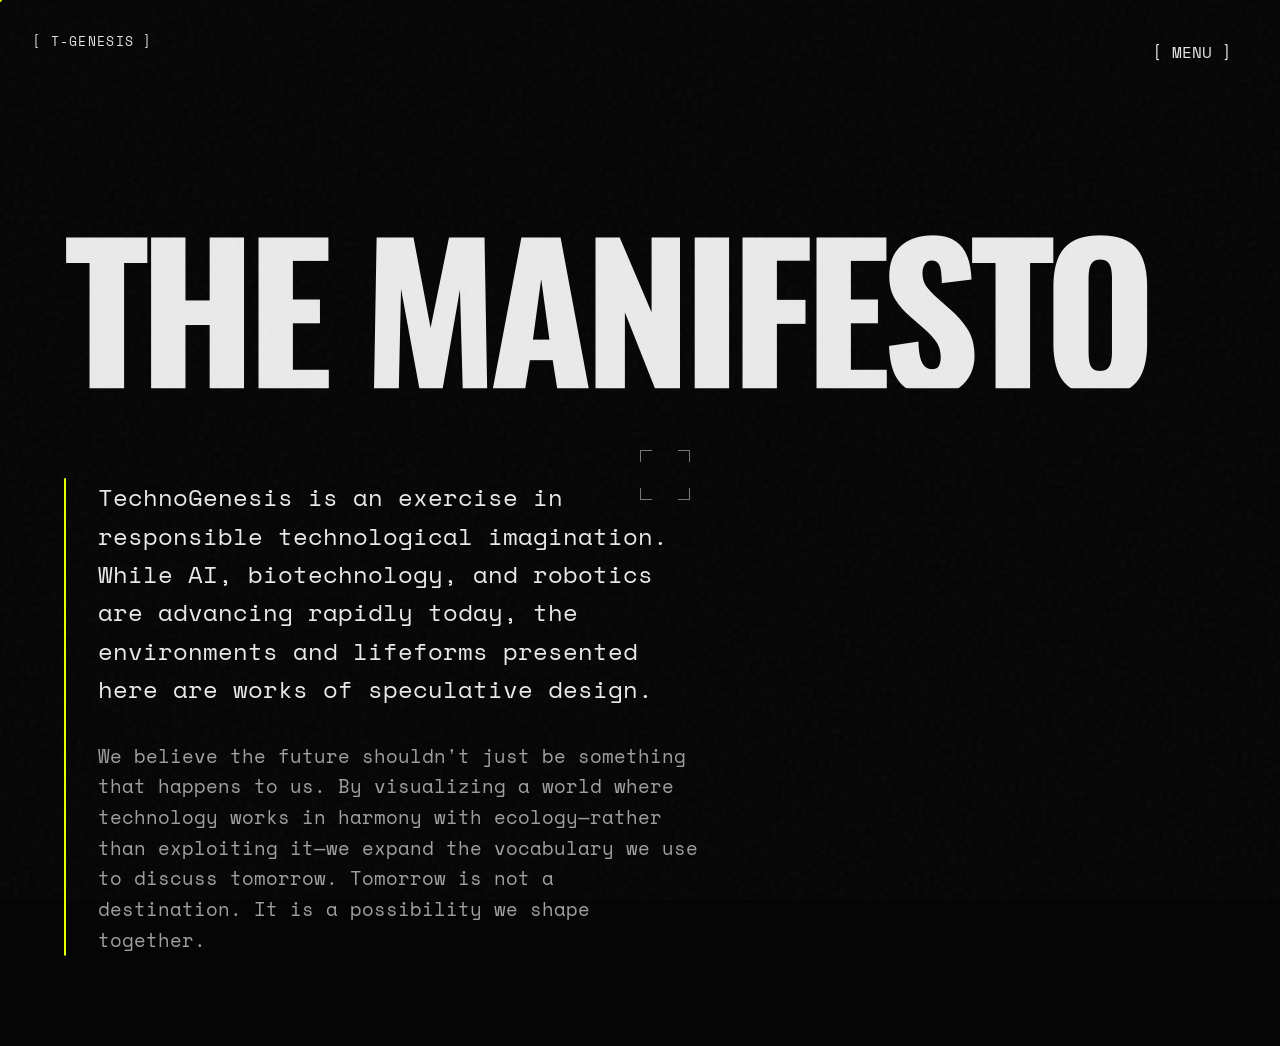
<file: about.html>
<!DOCTYPE html>
<html lang="en">
<head>
  <meta charset="UTF-8">
  <title>About | TechnoGenesis</title>
  <link rel="stylesheet" href="style.css">
  <script src="script.js" defer></script>
</head>
<body>
  <div class="page-transition"></div>
  <div class="noise"></div>

  <div class="hud-element hud-top-left"><a href="index.html" style="text-decoration:none; color:inherit;">[ T-GENESIS ]</a></div>
  <div class="hud-element hud-top-right"><button class="menu-btn">[ MENU ]</button></div>
  <div class="menu-overlay">
    <a href="index.html" class="menu-link scramble" data-value="00. HOME">00. HOME</a>
    <a href="explore.html" class="menu-link scramble" data-value="01. EXPLORE">01. EXPLORE</a>
    <a href="lifeforms.html" class="menu-link scramble" data-value="02. ARCHIVE">02. ARCHIVE</a>
    <a href="civilisations.html" class="menu-link scramble" data-value="03. HABITATS">03. HABITATS</a>
    <a href="timeline.html" class="menu-link scramble" data-value="04. TIMELINE">04. TIMELINE</a>
    <a href="human-question.html" class="menu-link scramble" data-value="05. QUERY">05. QUERY</a>
  </div>

  <section class="section" style="padding-top: 25vh;">
    <h1 class="massive-text reveal-text">THE MANIFESTO</h1>
    
    <div class="flex-split reveal-text" style="margin-top: 10vh;">
      <div style="width: 100%; max-width: 800px; border-left: 2px solid var(--accent); padding-left: 2rem;">
        <p style="font-size: 1.5rem; color: var(--fg); margin-bottom: 2rem;">
          TechnoGenesis is an exercise in responsible technological imagination. While AI, biotechnology, and robotics are advancing rapidly today, the environments and lifeforms presented here are works of speculative design.
        </p>
        <p>
          We believe the future shouldn't just be something that happens to us. By visualizing a world where technology works in harmony with ecology—rather than exploiting it—we expand the vocabulary we use to discuss tomorrow. Tomorrow is not a destination. It is a possibility we shape together.
        </p>
      </div>
    </div>
  </section>
</body>
</html>
</file>
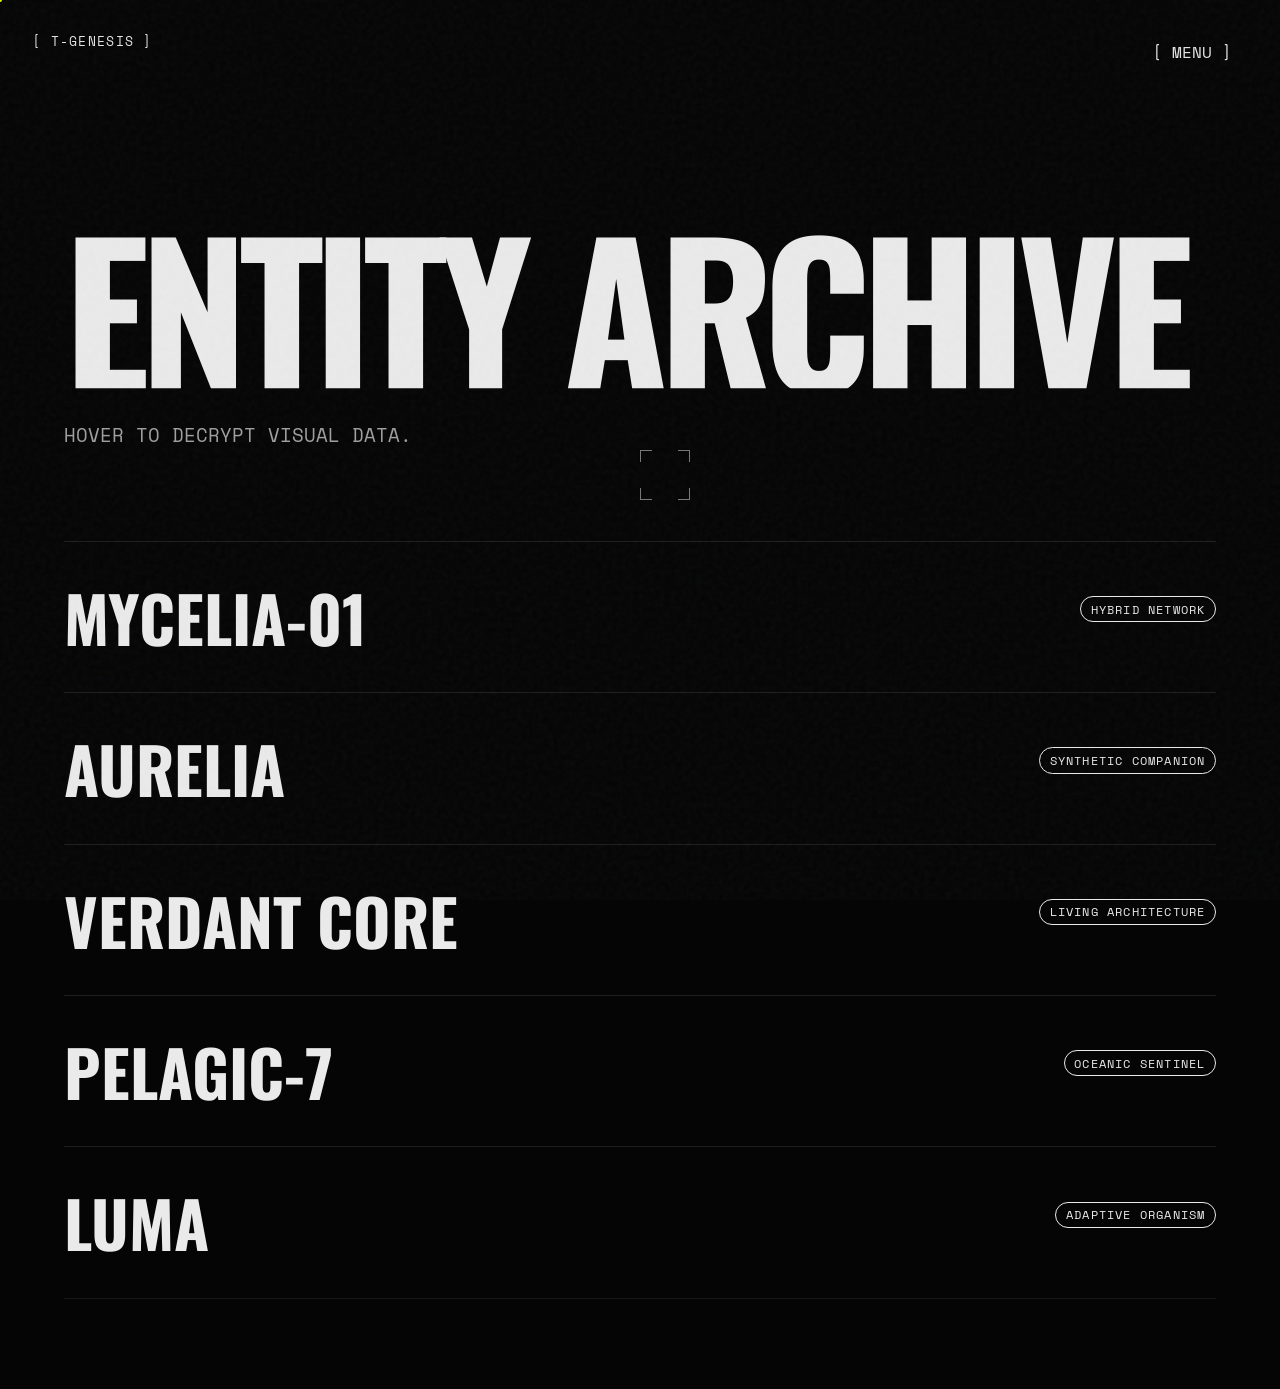
<file: lifeforms.html>
<!DOCTYPE html>
<html lang="en">
<head>
  <meta charset="UTF-8">
  <title>Archive | TechnoGenesis</title>
  <link rel="stylesheet" href="style.css">
  <script src="script.js" defer></script>
</head>
<body>
  <div class="page-transition"></div>
  <div class="noise"></div>

  <div class="hud-element hud-top-left"><a href="index.html" style="text-decoration:none; color:inherit;">[ T-GENESIS ]</a></div>
  <div class="hud-element hud-top-right"><button class="menu-btn">[ MENU ]</button></div>
  <div class="menu-overlay">
    <a href="index.html" class="menu-link scramble" data-value="00. HOME">00. HOME</a>
    <a href="explore.html" class="menu-link scramble" data-value="01. EXPLORE">01. EXPLORE</a>
    <a href="lifeforms.html" class="menu-link scramble" data-value="02. ARCHIVE">02. ARCHIVE</a>
    <a href="civilisations.html" class="menu-link scramble" data-value="03. HABITATS">03. HABITATS</a>
    <a href="timeline.html" class="menu-link scramble" data-value="04. TIMELINE">04. TIMELINE</a>
    <a href="human-question.html" class="menu-link scramble" data-value="05. QUERY">05. QUERY</a>
  </div>

  <section class="section" style="padding-top: 25vh;">
    <h1 class="massive-text reveal-text">ENTITY ARCHIVE</h1>
    <p class="reveal-text" style="margin-top: 2rem;">HOVER TO DECRYPT VISUAL DATA.</p>

    <div class="archive-list reveal-text">
      <!-- Hovering these rows attaches the image to the cursor via JS -->
      <a href="#" class="archive-row" data-img="https://images.unsplash.com/photo-1518531933037-91b2f5f229cc?auto=format&fit=crop&w=800&q=80">
        <h2>MYCELIA-01</h2><span class="mono-tag">HYBRID NETWORK</span>
      </a>
      <a href="#" class="archive-row" data-img="https://images.unsplash.com/photo-1485827404703-89b55fcc595e?auto=format&fit=crop&w=800&q=80">
        <h2>AURELIA</h2><span class="mono-tag">SYNTHETIC COMPANION</span>
      </a>
      <a href="#" class="archive-row" data-img="https://images.unsplash.com/photo-1614729939124-032f0b56c9ce?auto=format&fit=crop&w=800&q=80">
        <h2>VERDANT CORE</h2><span class="mono-tag">LIVING ARCHITECTURE</span>
      </a>
      <a href="#" class="archive-row" data-img="https://images.unsplash.com/photo-1682687982501-1e58b814714c?auto=format&fit=crop&w=800&q=80">
        <h2>PELAGIC-7</h2><span class="mono-tag">OCEANIC SENTINEL</span>
      </a>
      <a href="#" class="archive-row" data-img="https://images.unsplash.com/photo-1557672172-298e090bd0f1?auto=format&fit=crop&w=800&q=80">
        <h2>LUMA</h2><span class="mono-tag">ADAPTIVE ORGANISM</span>
      </a>
    </div>
  </section>
</body>
</html>
</file>
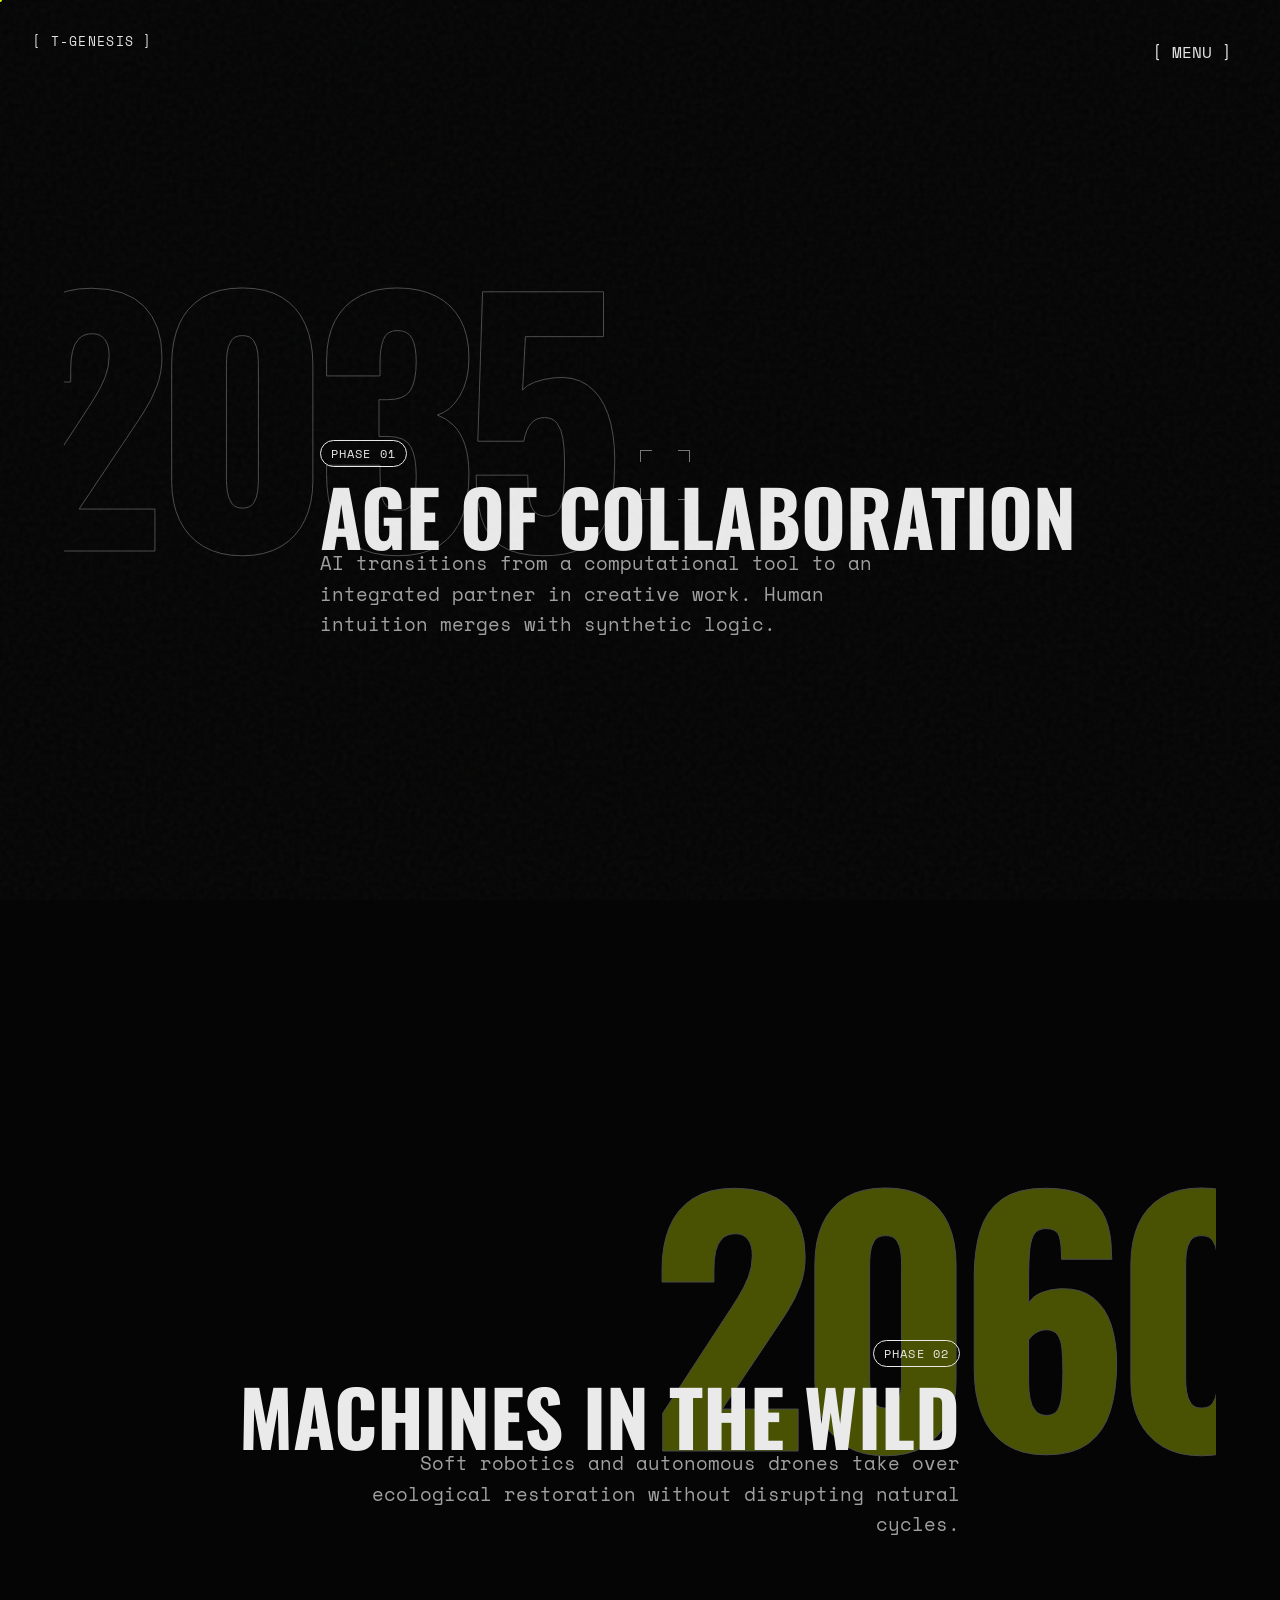
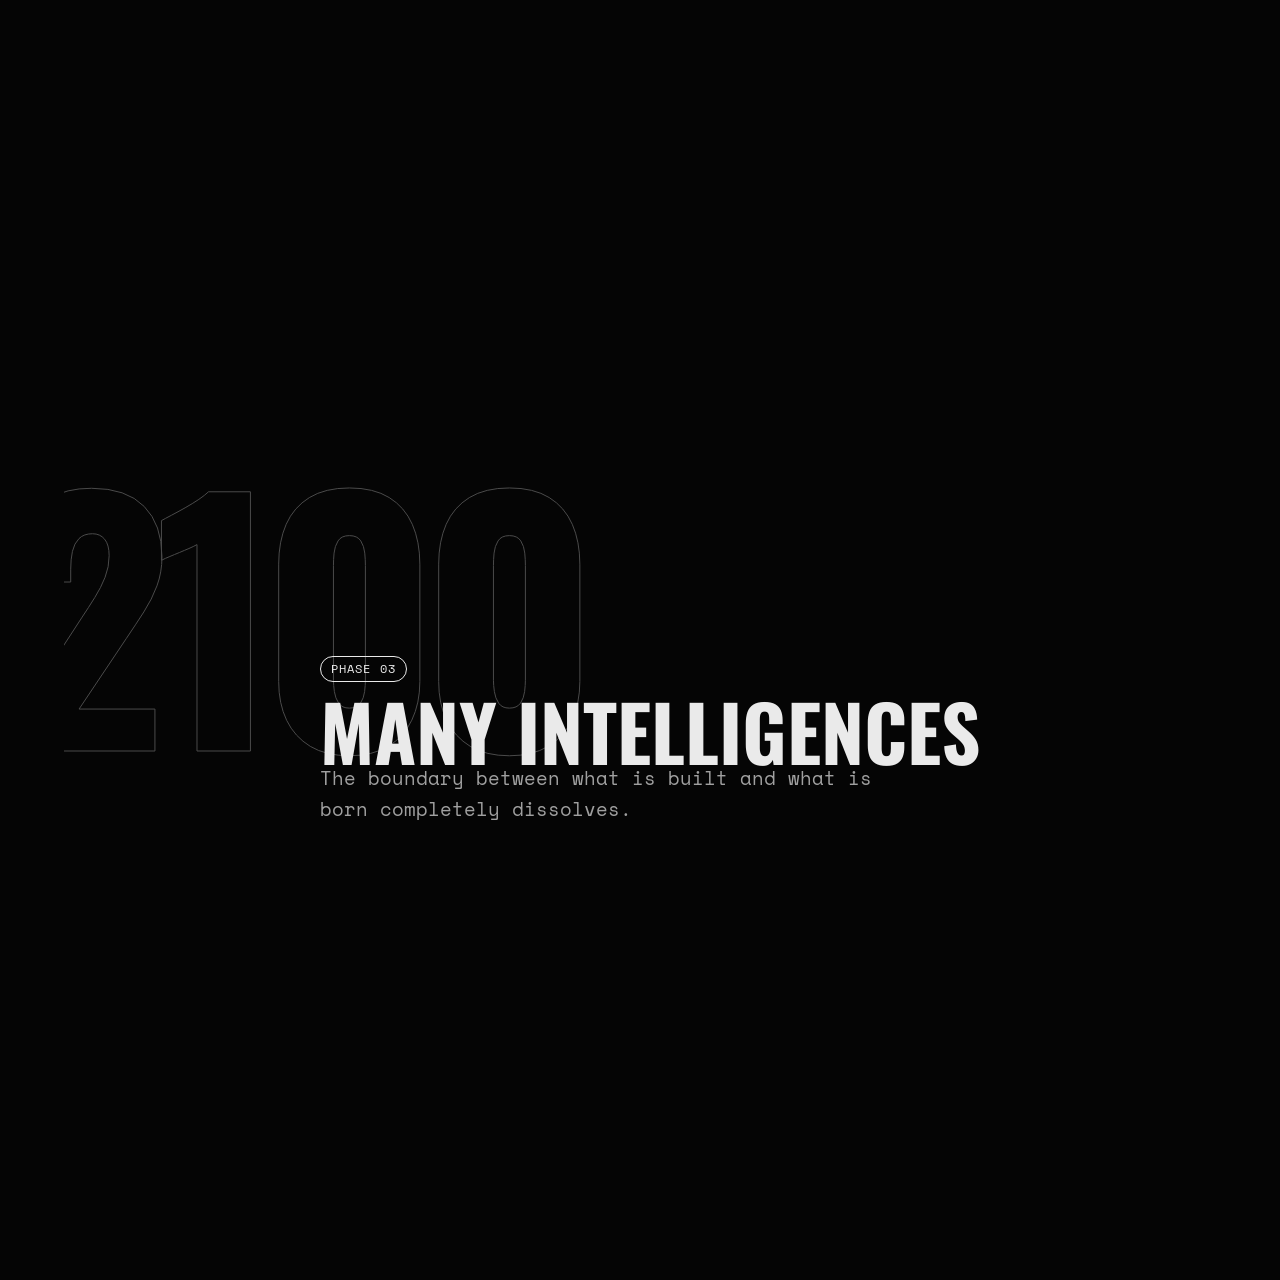
<file: timeline.html>
<!DOCTYPE html>
<html lang="en">
<head>
  <meta charset="UTF-8">
  <title>Timeline | TechnoGenesis</title>
  <link rel="stylesheet" href="style.css">
  <script src="script.js" defer></script>
</head>
<body>
  <div class="page-transition"></div>
  <div class="noise"></div>

  <div class="hud-element hud-top-left"><a href="index.html" style="text-decoration:none; color:inherit;">[ T-GENESIS ]</a></div>
  <div class="hud-element hud-top-right"><button class="menu-btn">[ MENU ]</button></div>
  <div class="menu-overlay">
    <a href="index.html" class="menu-link scramble" data-value="00. HOME">00. HOME</a>
    <a href="explore.html" class="menu-link scramble" data-value="01. EXPLORE">01. EXPLORE</a>
    <a href="lifeforms.html" class="menu-link scramble" data-value="02. ARCHIVE">02. ARCHIVE</a>
    <a href="civilisations.html" class="menu-link scramble" data-value="03. HABITATS">03. HABITATS</a>
    <a href="timeline.html" class="menu-link scramble" data-value="04. TIMELINE">04. TIMELINE</a>
    <a href="human-question.html" class="menu-link scramble" data-value="05. QUERY">05. QUERY</a>
  </div>

  <div style="padding: 10vh 5vw;">
    <section style="min-height: 100vh; display: flex; align-items: center; position: relative;" class="reveal-text">
      <h1 class="massive-text outline-text" style="position:absolute; top: 20%; left: -5%; opacity: 0.3; font-size: 25vw; z-index:-1;">2035</h1>
      <div style="margin-left: 20vw;">
        <span class="mono-tag">PHASE 01</span>
        <h2 style="font-size: clamp(3rem, 6vw, 8rem);">AGE OF COLLABORATION</h2>
        <p>AI transitions from a computational tool to an integrated partner in creative work. Human intuition merges with synthetic logic.</p>
      </div>
    </section>

    <section style="min-height: 100vh; display: flex; align-items: center; position: relative;" class="reveal-text">
      <h1 class="massive-text outline-text" style="position:absolute; top: 20%; right: -5%; opacity: 0.3; font-size: 25vw; z-index:-1; color:var(--accent);">2060</h1>
      <div style="margin-right: 20vw; text-align: right; width: 100%;">
        <span class="mono-tag">PHASE 02</span>
        <h2 style="font-size: clamp(3rem, 6vw, 8rem);">MACHINES IN THE WILD</h2>
        <p style="margin-left: auto;">Soft robotics and autonomous drones take over ecological restoration without disrupting natural cycles.</p>
      </div>
    </section>
    
    <section style="min-height: 100vh; display: flex; align-items: center; position: relative;" class="reveal-text">
      <h1 class="massive-text outline-text" style="position:absolute; top: 20%; left: -5%; opacity: 0.3; font-size: 25vw; z-index:-1;">2100</h1>
      <div style="margin-left: 20vw;">
        <span class="mono-tag">PHASE 03</span>
        <h2 style="font-size: clamp(3rem, 6vw, 8rem);">MANY INTELLIGENCES</h2>
        <p>The boundary between what is built and what is born completely dissolves.</p>
      </div>
    </section>
  </div>
</body>
</html>
</file>
<file: style.css>
@import url('https://fonts.googleapis.com/css2?family=Oswald:wght@500;700&family=Space+Mono:ital,wght@0,400;0,700;1,400&display=swap');

:root {
  --bg: #050505;
  --fg: #EAEAEA;
  --accent: #E6FF00; /* Acid Yellow */
  --ease-out: cubic-bezier(0.19, 1, 0.22, 1);
  --ease-in-out: cubic-bezier(0.86, 0, 0.07, 1);
}

/* RESET & BASE */
* { margin: 0; padding: 0; box-sizing: border-box; cursor: none !important; /* Hide native cursor */ }

html { background: var(--bg); color: var(--fg); font-size: 16px; scroll-behavior: auto; }
body { font-family: 'Space Mono', monospace; overflow-x: hidden; -webkit-font-smoothing: antialiased; }
body.menu-open { overflow: hidden; }

/* NOISE OVERLAY */
.noise {
  position: fixed; top: 0; left: 0; width: 100vw; height: 100vh;
  pointer-events: none; z-index: 9999; opacity: 0.04;
  background-image: url('data:image/svg+xml;utf8,%3Csvg viewBox="0 0 200 200" xmlns="http://www.w3.org/2000/svg"%3E%3Cfilter id="noiseFilter"%3E%3CfeTurbulence type="fractalNoise" baseFrequency="0.85" numOctaves="3" stitchTiles="stitch"/%3E%3C/filter%3E%3Crect width="100%25" height="100%25" filter="url(%23noiseFilter)"/%3E%3C/svg%3E');
}

/* CUSTOM CURSOR */
/* =========================================
   CUSTOM HUD TARGETING CURSOR
   ========================================= */
* { cursor: none !important; /* Hide native cursor everywhere */ }

.cursor-dot { 
  position: fixed; top: 0; left: 0; width: 4px; height: 4px; 
  background-color: var(--accent); transform: translate(-50%, -50%); 
  border-radius: 50%; pointer-events: none; z-index: 10001; 
}

.cursor-reticle { 
  position: fixed; top: 0; left: 0; width: 50px; height: 50px; 
  transform: translate(-50%, -50%); pointer-events: none; z-index: 10000; 
  transition: width 0.4s var(--ease-out), height 0.4s var(--ease-out); 
}

.reticle-bracket {
  position: absolute; width: 12px; height: 12px; 
  border: 1.5px solid rgba(234, 234, 234, 0.5); /* Faded white */
  transition: all 0.4s var(--ease-out);
}

/* Position the 4 corners */
.bracket-tl { top: 0; left: 0; border-right: none; border-bottom: none; }
.bracket-tr { top: 0; right: 0; border-left: none; border-bottom: none; }
.bracket-bl { bottom: 0; left: 0; border-right: none; border-top: none; }
.bracket-br { bottom: 0; right: 0; border-left: none; border-top: none; }

/* HOVER STATE: Target Lock */
body.cursor-hover .cursor-reticle { 
  width: 30px; 
  height: 30px; 
}

body.cursor-hover .reticle-bracket { 
  border-color: var(--accent); /* Snaps to Acid Yellow */
  border-width: 2px;
}
/* ========================================= */

/* TYPOGRAPHY */
h1, h2, h3, .massive-text { font-family: 'Oswald', sans-serif; text-transform: uppercase; line-height: 0.85; margin: 0; }
.massive-text { font-size: clamp(4rem, 15vw, 20rem); letter-spacing: -0.05em; }
.outline-text { color: transparent; -webkit-text-stroke: 1px var(--fg); transition: color 0.5s var(--ease-out); }
.outline-text:hover { color: var(--accent); -webkit-text-stroke: 1px var(--accent); }
p { font-size: clamp(1rem, 1.5vw, 1.25rem); font-family: 'Space Mono', monospace; line-height: 1.6; max-width: 600px; color: #A0A0A0; }
.mono-tag { display: inline-block; font-size: 0.75rem; border: 1px solid var(--fg); padding: 0.3em 0.8em; border-radius: 50px; text-transform: uppercase; letter-spacing: 0.1em; margin-bottom: 1rem; }

/* SPATIAL NAVIGATION (HUD) */
.hud-element { position: fixed; z-index: 900; mix-blend-mode: difference; font-size: 0.8rem; letter-spacing: 0.1em; text-transform: uppercase; }
.hud-top-left { top: 2rem; left: 2rem; display: flex; align-items: center; gap: 1rem; }
.hud-top-left svg { width: 24px; animation: spin 10s linear infinite; fill: var(--fg); }
.hud-top-right { top: 2rem; right: 2rem; }
.hud-bottom-left { bottom: 2rem; left: 2rem; writing-mode: vertical-rl; transform: rotate(180deg); }
.hud-bottom-right { bottom: 2rem; right: 2rem; }

/* MENU OVERLAY */
.menu-btn { background: none; border: none; color: var(--fg); font-family: 'Space Mono'; font-size: 1rem; text-transform: uppercase; position: relative; overflow: hidden; padding: 0.5rem 1rem; }
.menu-btn::before { content: ''; position: absolute; top: 50%; left: 0; width: 100%; height: 1px; background: var(--accent); transform: scaleX(0); transform-origin: right; transition: transform 0.4s var(--ease-in-out); }
.menu-btn:hover::before { transform: scaleX(1); transform-origin: left; }
.menu-overlay { position: fixed; top: 0; left: 0; width: 100vw; height: 100vh; background: var(--bg); z-index: 999; display: flex; flex-direction: column; justify-content: center; padding: 5vw; clip-path: polygon(0 0, 100% 0, 100% 0, 0 0); transition: clip-path 1s var(--ease-in-out); }
.menu-overlay.active { clip-path: polygon(0 0, 100% 0, 100% 100%, 0 100%); }
.menu-link { font-family: 'Oswald', sans-serif; font-size: clamp(3rem, 8vw, 8rem); line-height: 1; text-transform: uppercase; color: transparent; -webkit-text-stroke: 1px rgba(255,255,255,0.2); transition: 0.4s var(--ease-out); text-decoration: none; transform: translateY(50px); opacity: 0; }
.menu-overlay.active .menu-link { transform: translateY(0); opacity: 1; }
.menu-link:hover { color: var(--fg); -webkit-text-stroke: 1px var(--fg); padding-left: 2vw; }

/* LAYOUT & SECTIONS */
.section { min-height: 100vh; display: flex; flex-direction: column; justify-content: center; padding: 10vh 5vw; position: relative; }
.flex-split { display: flex; justify-content: space-between; align-items: flex-end; gap: 4vw; flex-wrap: wrap; margin-top: auto; }
.img-container { overflow: hidden; position: relative; }
.img-container img { width: 100%; height: 100%; object-fit: cover; transform: scale(1.2); transition: transform 2s var(--ease-out); filter: grayscale(100%); }
.img-container:hover img { transform: scale(1); filter: grayscale(0%); }

/* REVEAL ANIMATIONS */
.reveal-text { clip-path: polygon(0 0, 100% 0, 100% 100%, 0 100%); transform: translateY(100px); opacity: 0; transition: transform 1.2s var(--ease-out), opacity 1.2s var(--ease-out); }
.reveal-text.is-visible { transform: translateY(0); opacity: 1; }

/* PAGE TRANSITION LAYER */
.page-transition { position: fixed; top: 0; left: 0; width: 100vw; height: 100vh; background: var(--fg); z-index: 99999; transform-origin: top; animation: swipeUp 1.2s var(--ease-in-out) forwards; pointer-events: none; }

/* ARCHIVE LIST (Lifeforms) */
.archive-list { border-top: 1px solid rgba(255,255,255,0.1); margin-top: 10vh; }
.archive-row { display: flex; justify-content: space-between; align-items: center; padding: 3rem 0; border-bottom: 1px solid rgba(255,255,255,0.1); position: relative; text-decoration: none; color: var(--fg); }
.archive-row h2 { font-size: clamp(2rem, 5vw, 4rem); transition: 0.4s var(--ease-out); }
.archive-row:hover h2 { color: var(--accent); transform: translateX(2vw); }
.hover-image-reveal { position: fixed; width: 400px; height: 500px; pointer-events: none; z-index: 100; opacity: 0; transform: scale(0.8) translate(-50%, -50%); transition: opacity 0.4s var(--ease-out), transform 0.6s var(--ease-out); overflow: hidden; }
.hover-image-reveal img { width: 100%; height: 100%; object-fit: cover; }

/* HORIZONTAL SCROLL SIMULATION (Civilisations) */
.horizontal-scroll-wrapper { display: flex; overflow-x: auto; overflow-y: hidden; height: 100vh; scroll-snap-type: x mandatory; scrollbar-width: none; }
.horizontal-scroll-wrapper::-webkit-scrollbar { display: none; }
.h-panel { flex: 0 0 100vw; height: 100vh; scroll-snap-align: start; display: flex; align-items: center; padding: 5vw; position: relative; }
.h-panel img { position: absolute; top: 0; left: 0; width: 100%; height: 100%; object-fit: cover; z-index: -1; opacity: 0.3; filter: grayscale(100%); transition: 1s; }
.h-panel:hover img { opacity: 0.6; filter: grayscale(0%); }
.h-panel h2 { font-size: clamp(3rem, 8vw, 8rem); color: var(--fg); mix-blend-mode: difference; }

/* BUTTONS */
.glitch-btn { display: inline-block; padding: 1rem 2rem; border: 1px solid var(--accent); color: var(--accent); text-transform: uppercase; text-decoration: none; position: relative; overflow: hidden; margin-top: 2rem; }
.glitch-btn::before { content: ''; position: absolute; top: 0; left: -100%; width: 100%; height: 100%; background: var(--accent); transition: transform 0.5s var(--ease-out); }
.glitch-btn span { position: relative; z-index: 1; transition: color 0.5s var(--ease-out); }
.glitch-btn:hover::before { transform: translateX(100%); }
.glitch-btn:hover span { color: var(--bg); font-weight: 700; }

@keyframes swipeUp { 0% { transform: scaleY(1); } 100% { transform: scaleY(0); } }
@keyframes spin { 100% { transform: rotate(360deg); } }

/* =========================================
   MOBILE & TOUCH DEVICE OPTIMIZATIONS
   ========================================= */
@media (pointer: coarse), (max-width: 768px) {
  
  /* 1. Kill Custom Cursor & Restore Native Touch */
  * { cursor: auto !important; }
  .cursor-dot, .cursor-reticle, .hover-image-reveal { display: none !important; }
  
  /* 2. Fix HUD Overlap */
  .hud-top-left { top: 1.5rem; left: 5vw; }
  .hud-top-right { top: 1.5rem; right: 5vw; }
  .hud-bottom-left, .hud-bottom-right { display: none; }
  
  /* 3. Stack Layouts (Images on top, Text below) */
  .flex-split { flex-direction: column; align-items: flex-start; gap: 2rem; }
  .flex-split > div, .img-container { width: 100% !important; height: auto !important; aspect-ratio: 4/3; margin: 0 !important; }
  
  /* 4. Fix Typography Scaling & Overflow */
  .massive-text { font-size: clamp(3.5rem, 15vw, 5rem) !important; word-break: break-word; line-height: 0.9; }
  
  /* 5. Fix Timeline Spacing */
  .timeline section div { margin-left: 0 !important; margin-right: 0 !important; text-align: left !important; width: 100%; }
  .timeline .massive-text.outline-text { top: 5%; font-size: 35vw !important; opacity: 0.15; }
  
  /* 6. Lifeforms Archive Mobile Layout */
  .archive-row { flex-direction: column; align-items: flex-start; gap: 1rem; padding: 2rem 0; }
  .archive-row h2 { font-size: 2.5rem; }
  .mobile-archive-img { 
    display: block; width: 100%; height: 250px; 
    object-fit: cover; margin-top: 1rem; 
    filter: grayscale(100%); transition: filter 0.4s var(--ease-out); 
  }
  .archive-row:active .mobile-archive-img { filter: grayscale(0%); }
}

/* Ensure mobile injected images are hidden on Desktop */
@media (min-width: 769px) {
  .mobile-archive-img { display: none !important; }
}
</file>
